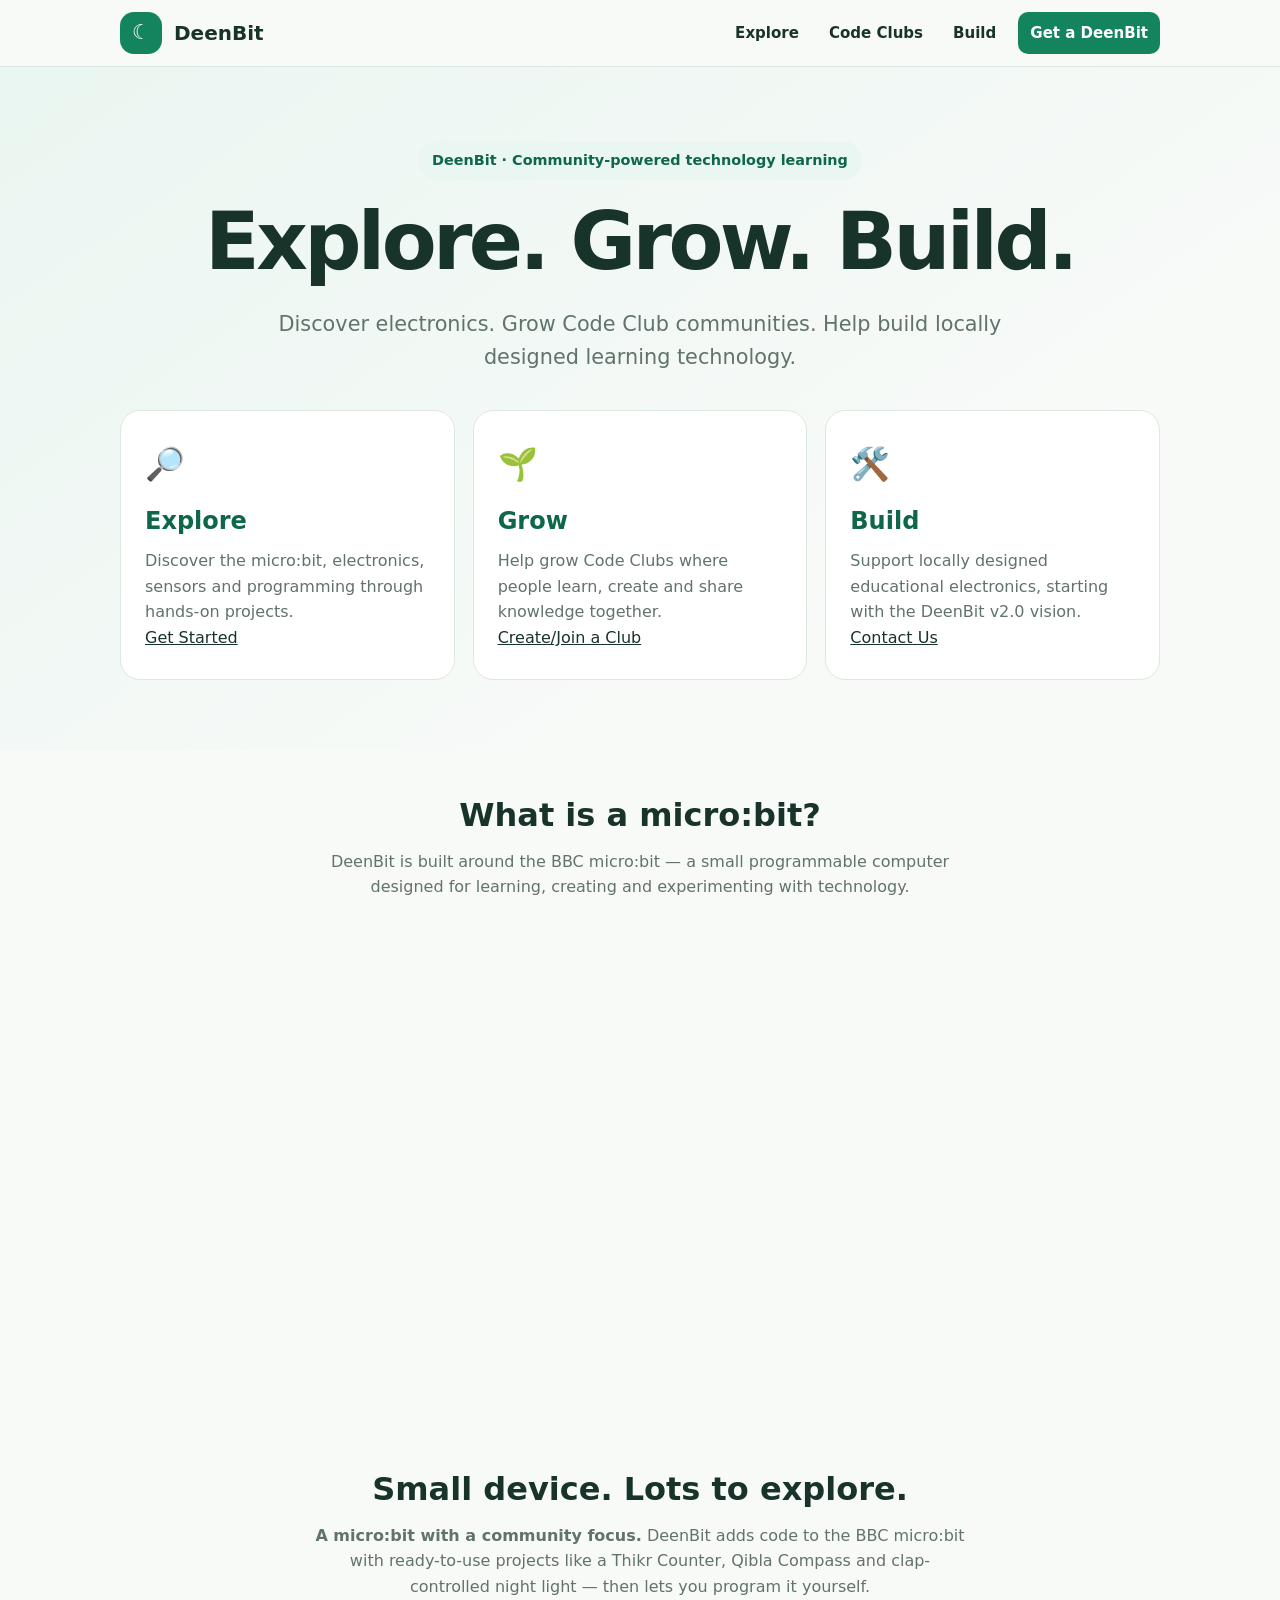
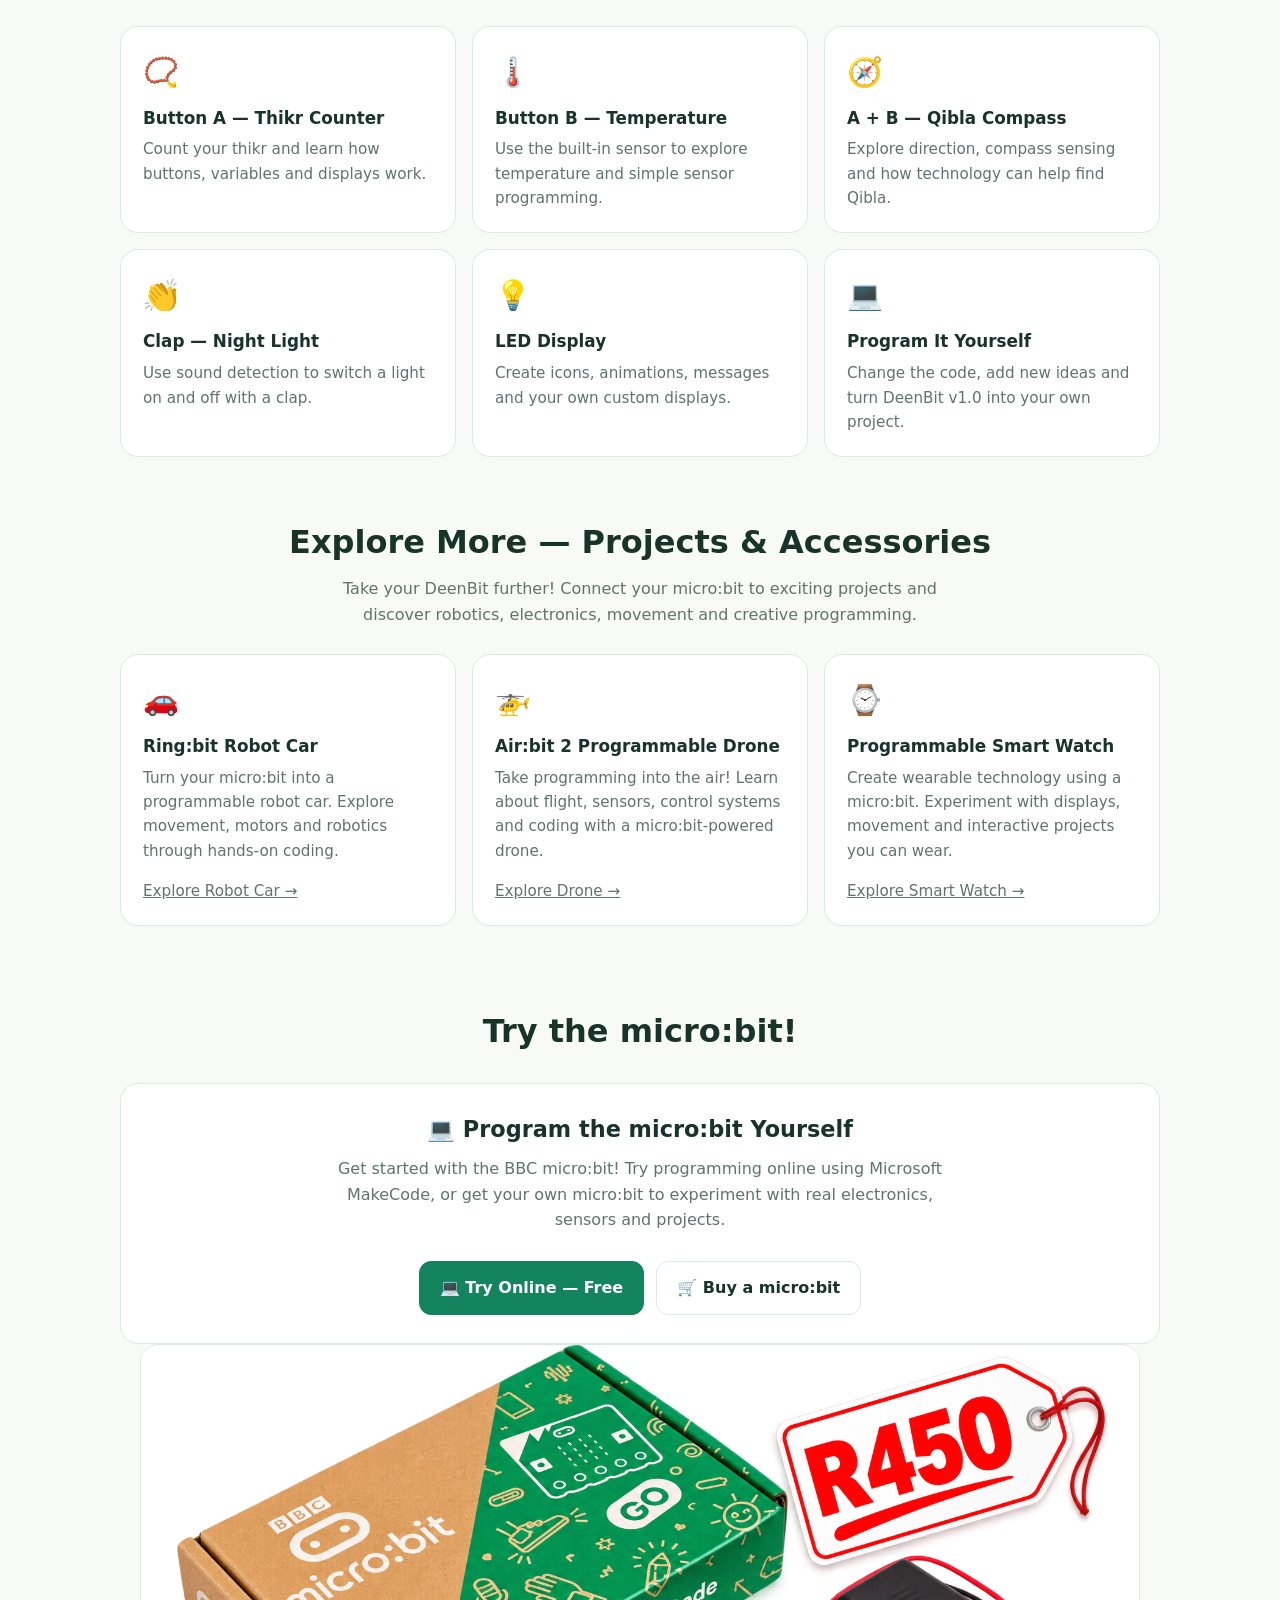
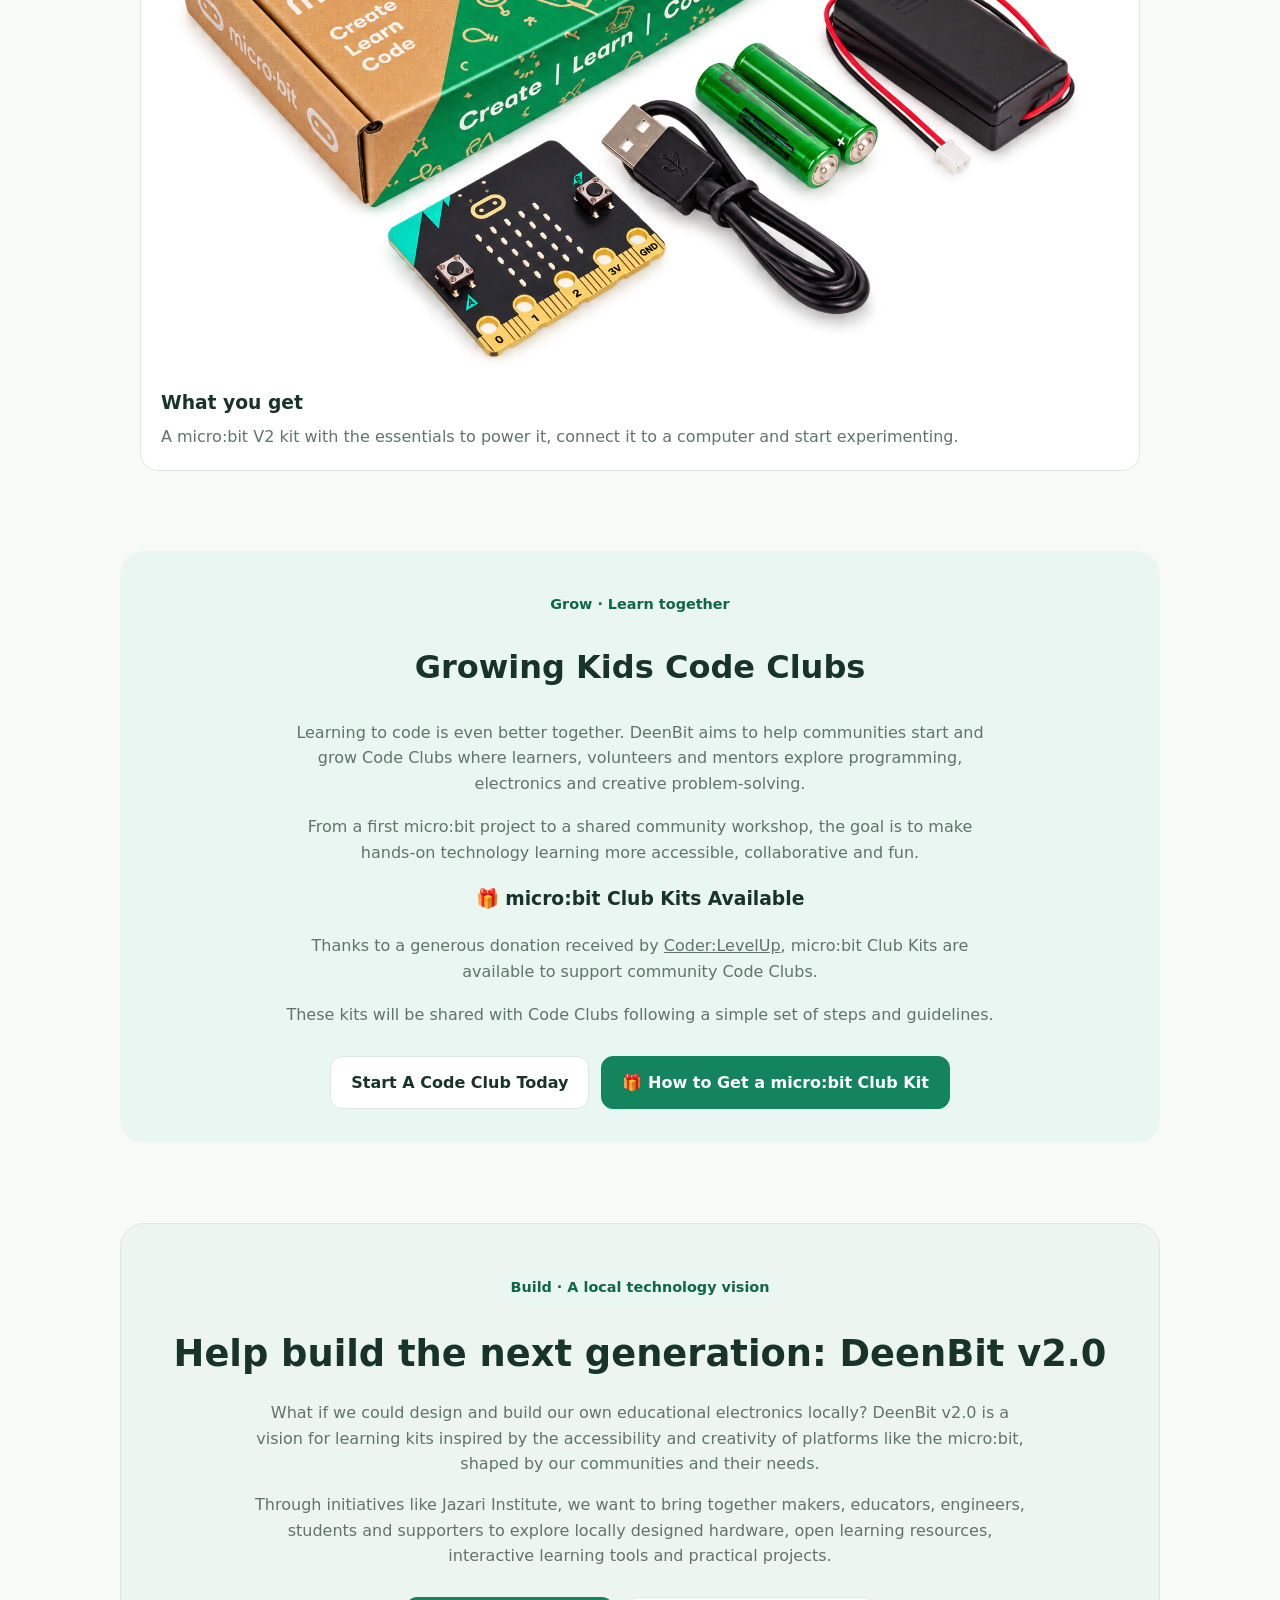
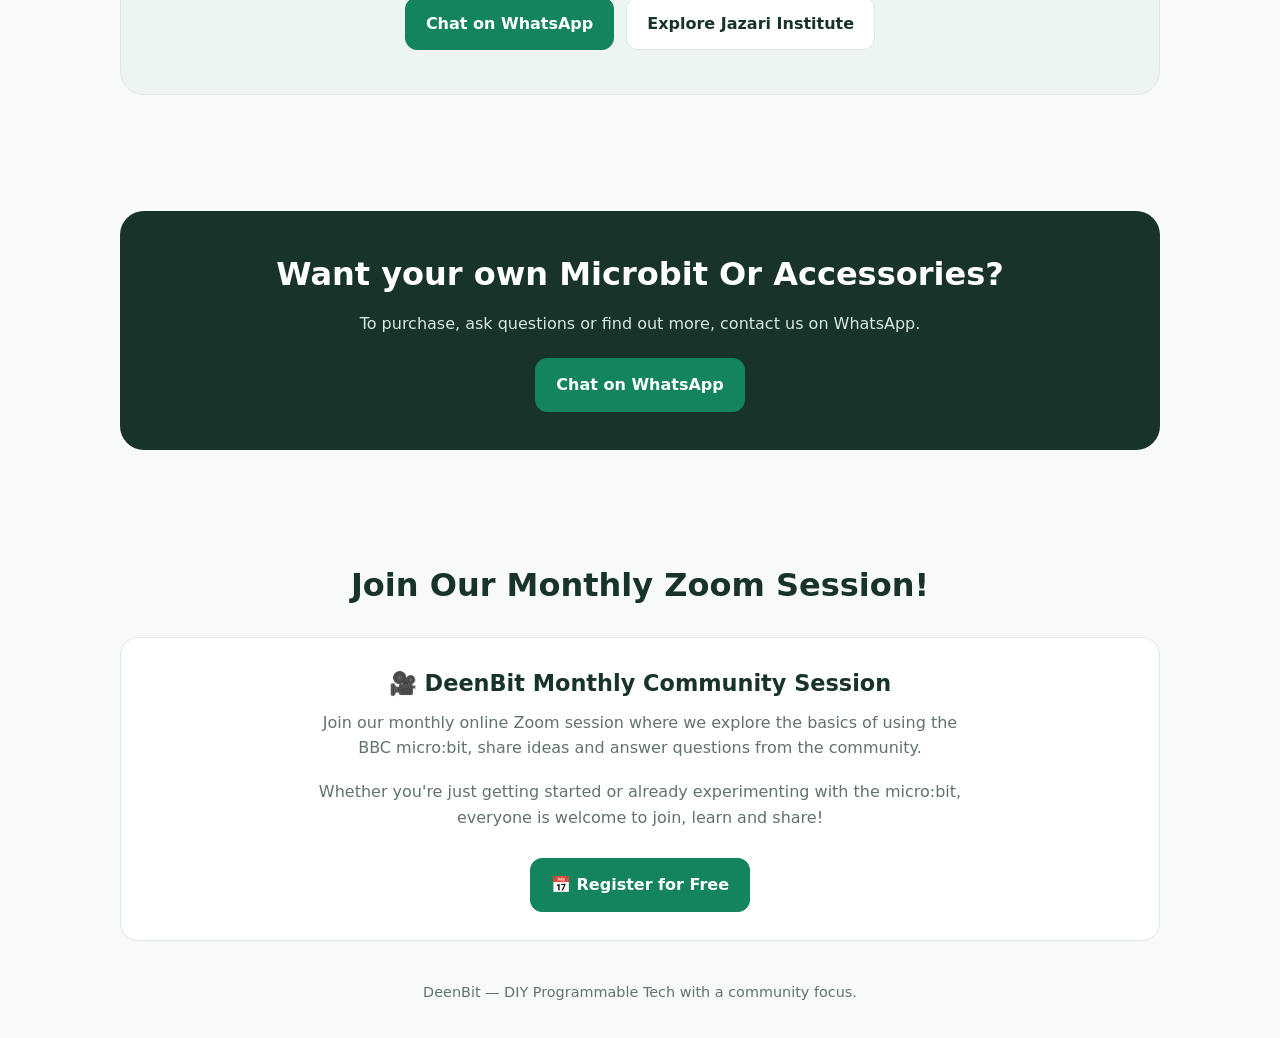
<file: index.html>
<!DOCTYPE html>
<html lang="en">
<head>
  <meta charset="UTF-8" />
  <meta name="viewport" content="width=device-width, initial-scale=1.0" />
  <meta name="description" content="DeenBit: Explore electronics and micro:bit projects, grow Code Club communities, and build locally designed learning technology." />
  <title>DeenBit | DIY Programmable Tech</title>

  <link rel="stylesheet" href="css/style.css">
</head>
<body id="top">
<div data-include="sections/header.html"></div>
<main>
  <div data-include="sections/hero.html"></div>
  <div data-include="sections/intro.html"></div>
  <div data-include="sections/features.html"></div>
  <div data-include="sections/inside.html"></div>
  <div data-include="sections/learn.html"></div>
  <div data-include="sections/build.html"></div>
  <div data-include="sections/buy.html"></div>
  <div data-include="sections/zoom.html"></div>
</main>
<div data-include="sections/footer.html"></div>
<script src="js/main.js" defer></script>
</body>
</html>
</file>
<file: css/style.css>
:root {
      --bg: #f8faf8;
      --card: #ffffff;
      --text: #17332a;
      --muted: #61736b;
      --accent: #14845f;
      --accent-dark: #0e6749;
      --soft: #eaf6f1;
      --border: #dce8e2;
    }

    * {
      box-sizing: border-box;
    }

    body {
      margin: 0;
      font-family: system-ui, -apple-system, BlinkMacSystemFont, "Segoe UI", sans-serif;
      background: var(--bg);
      color: var(--text);
      line-height: 1.6;
    }

    a {
      color: inherit;
    }

    .wrap {
      width: min(1040px, 92%);
      margin: 0 auto;
    }

    header {
      padding: 28px 0 12px;
    }

    .brand {
      display: flex;
      align-items: center;
      gap: 12px;
      font-weight: 800;
      font-size: 1.25rem;
    }

    .brand-mark {
      width: 42px;
      height: 42px;
      border-radius: 14px;
      display: grid;
      place-items: center;
      background: var(--accent);
      color: white;
      font-size: 1.3rem;
    }

    .hero {
      padding: 60px 0 50px;
      text-align: center;
    }

    .eyebrow {
      display: inline-block;
      padding: 8px 14px;
      border-radius: 999px;
      background: var(--soft);
      color: var(--accent-dark);
      font-weight: 700;
      font-size: 0.9rem;
      margin-bottom: 18px;
    }

    h1 {
      margin: 0;
      font-size: clamp(2.5rem, 8vw, 5rem);
      line-height: 1;
      letter-spacing: -0.04em;
    }

    .tagline {
      margin: 18px auto 0;
      max-width: 720px;
      color: var(--muted);
      font-size: clamp(1.05rem, 2vw, 1.25rem);
    }

    .hero-buttons {
      margin-top: 28px;
      display: flex;
      justify-content: center;
      flex-wrap: wrap;
      gap: 12px;
    }

    .btn {
      display: inline-block;
      text-decoration: none;
      padding: 13px 20px;
      border-radius: 12px;
      font-weight: 750;
      border: 1px solid var(--border);
      background: white;
    }

    .btn-primary {
      background: var(--accent);
      border-color: var(--accent);
      color: white;
    }

    .btn-primary:hover {
      background: var(--accent-dark);
    }

    section {
      padding: 40px 0;
    }

    .section-title {
      text-align: center;
      margin-bottom: 26px;
    }

    .section-title h2 {
      margin: 0 0 8px;
      font-size: 2rem;
    }

    .section-title p {
      margin: 0 auto;
      color: var(--muted);
      max-width: 660px;
    }

    .features {
      display: grid;
      grid-template-columns: repeat(3, minmax(0, 1fr));
      gap: 16px;
    }

    .card {
      background: var(--card);
      border: 1px solid var(--border);
      border-radius: 18px;
      padding: 22px;
    }

    .icon {
      font-size: 1.8rem;
      margin-bottom: 10px;
    }

    .card h3 {
      margin: 0 0 6px;
      font-size: 1.05rem;
    }

    .card p {
      margin: 0;
      color: var(--muted);
      font-size: 0.95rem;
    }

    .showcase-grid {
      display: grid;
      grid-template-columns: 1fr;
      gap: 28px;
      max-width: 1000px;
      margin: 0 auto;
    }

    .showcase-card {
      background: var(--card);
      border: 1px solid var(--border);
      border-radius: 18px;
      overflow: hidden;
    }

    .showcase-card img {
      display: block;
      width: 100%;
      aspect-ratio: 16 / 10;
      object-fit: contain;
      background: white;
    }

    .showcase-copy {
      padding: 20px;
    }

    .showcase-copy h3 { margin: 0 0 6px; }
    .showcase-copy p { margin: 0; color: var(--muted); }

    .makecode {
      margin-top: 24px;
      text-align: center;
      background: var(--card);
      border: 1px solid var(--border);
      border-radius: 18px;
      padding: 28px 20px;
    }

    .makecode h3 { margin: 0 0 8px; font-size: 1.4rem; }
    .makecode p { color: var(--muted); max-width: 650px; margin: 0 auto 18px; }

    .learn {
      background: var(--soft);
      border-radius: 24px;
      padding: 34px;
      text-align: center;
    }

    .learn h2 {
      margin-top: 0;
      font-size: 2rem;
    }

    .learn p {
      color: var(--muted);
      max-width: 720px;
      margin: 0 auto 18px;
    }

    .pill-row {
      display: flex;
      justify-content: center;
      flex-wrap: wrap;
      gap: 10px;
      margin-top: 20px;
    }

    .pill {
      background: white;
      border: 1px solid var(--border);
      border-radius: 999px;
      padding: 8px 13px;
      font-weight: 650;
    }

    .cta {
      text-align: center;
      padding: 56px 0 70px;
    }

    .cta-box {
      background: var(--text);
      color: white;
      border-radius: 24px;
      padding: 38px 24px;
    }

    .cta-box h2 {
      margin: 0 0 10px;
      font-size: 2rem;
    }

    .cta-box p {
      margin: 0 auto 22px;
      max-width: 600px;
      color: #d9e7e1;
    }

    footer {
      text-align: center;
      color: var(--muted);
      padding: 0 0 34px;
      font-size: 0.9rem;
    }

    @media (max-width: 760px) {
      .features,
      .showcase-grid {
        grid-template-columns: 1fr;
      }

      .hero {
        padding-top: 40px;
      }

    .showcase-copy h3 { margin: 0 0 6px; }
    .showcase-copy p { margin: 0; color: var(--muted); }

    .makecode {
      margin-top: 24px;
      text-align: center;
      background: var(--card);
      border: 1px solid var(--border);
      border-radius: 18px;
      padding: 28px 20px;
    }

    .makecode h3 { margin: 0 0 8px; font-size: 1.4rem; }
    .makecode p { color: var(--muted); max-width: 650px; margin: 0 auto 18px; }

    .learn {
        padding: 26px 18px;
      }
    }
  
    .visual-hero {
      width: 100%;
      margin: 0 0 56px;
      overflow: hidden;
      background: #eef8f4;
    }

    .visual-hero img {
      display: block;
      width: 100%;
      height: auto;
    }

    .size-demo {
      max-width: 760px;
      margin: 32px auto 0;
    }

    .size-demo img {
      display: block;
      width: 100%;
      height: auto;
      border-radius: 18px;
    }

    .size-demo p {
      text-align: center;
      color: var(--muted);
      margin: 14px 0 0;
    }


    html {
      scroll-behavior: smooth;
      scroll-padding-top: 92px;
    }

    .site-header {
      position: sticky;
      top: 0;
      z-index: 1000;
      padding: 12px 0;
      background: rgba(248, 250, 248, 0.96);
      border-bottom: 1px solid var(--border);
      backdrop-filter: blur(10px);
    }

    .nav-wrap {
      display: flex;
      align-items: center;
      justify-content: space-between;
      gap: 24px;
    }

    .brand {
      text-decoration: none;
      flex-shrink: 0;
    }

    .top-nav {
      display: flex;
      align-items: center;
      gap: 6px;
      flex-wrap: wrap;
      justify-content: flex-end;
    }

    .top-nav a {
      text-decoration: none;
      color: var(--text);
      font-weight: 700;
      font-size: 0.94rem;
      padding: 9px 12px;
      border-radius: 10px;
      transition: background 0.15s ease, color 0.15s ease;
    }

    .top-nav a:hover {
      background: var(--soft);
      color: var(--accent-dark);
    }

    .top-nav .nav-cta {
      background: var(--accent);
      color: white;
      margin-left: 4px;
    }

    .top-nav .nav-cta:hover {
      background: var(--accent-dark);
      color: white;
    }

    #features,
    #inside,
    #program,
    #learn,
    #buy {
      scroll-margin-top: 92px;
    }

    @media (max-width: 760px) {
      .site-header {
        padding: 10px 0;
      }

      .nav-wrap {
        align-items: flex-start;
        flex-direction: column;
        gap: 10px;
      }

      .top-nav {
        width: 100%;
        justify-content: flex-start;
        flex-wrap: nowrap;
        overflow-x: auto;
        padding-bottom: 3px;
        scrollbar-width: thin;
      }

      .top-nav a {
        white-space: nowrap;
        flex: 0 0 auto;
      }

      .top-nav .nav-cta {
        margin-left: 0;
      }

      html {
        scroll-padding-top: 145px;
      }

      #features,
      #inside,
      #program,
      #learn,
      #buy {
        scroll-margin-top: 145px;
      }
    }

.video-frame { max-width: 800px; margin: 0 auto; }
.video-frame iframe { width: 100%; aspect-ratio: 16 / 9; border: 0; border-radius: 18px; }

/* Explore · Grow · Build homepage */
.mission-hero { background: linear-gradient(145deg,#eaf6f1,#f8faf8 72%); padding: 74px 0 70px; text-align:center; }
.mission-hero h1 { font-size:clamp(2.6rem,7vw,5rem); line-height:1.1; letter-spacing:-.045em; }
.mission-intro { max-width:760px; margin:22px auto 35px; color:var(--muted); font-size:clamp(1.05rem,2vw,1.3rem); }
.mission-grid { display:grid; grid-template-columns:repeat(3,minmax(0,1fr)); gap:18px; text-align:left; }
.mission-item { display:block; background:white; border:1px solid var(--border); border-radius:20px; padding:28px 24px; text-decoration:none; transition:transform .2s ease,box-shadow .2s ease; }
.mission-item:hover { transform:translateY(-4px); box-shadow:0 12px 30px rgba(23,51,42,.08); }
.mission-icon { font-size:2rem; }
.mission-item h2 { margin:12px 0 8px; font-size:1.5rem; color:var(--accent-dark); }
.mission-item p { margin:0; color:var(--muted); }
.build-section { padding:40px 0 60px; }
.build-panel { background:#edf5f1; border:1px solid var(--border); border-radius:24px; padding:44px 36px; text-align:center; }
.build-panel h2 { margin:0 0 16px; font-size:clamp(1.7rem,3vw,2.3rem); }
.build-panel p { max-width:780px; margin:0 auto 15px; color:var(--muted); }
#build { scroll-margin-top:92px; }
@media (max-width:760px) { .mission-hero {padding:46px 0;} .mission-grid {grid-template-columns:1fr;} .mission-item {padding:22px;} .build-panel {padding:28px 18px;} #build {scroll-margin-top:145px;} }
</file>
